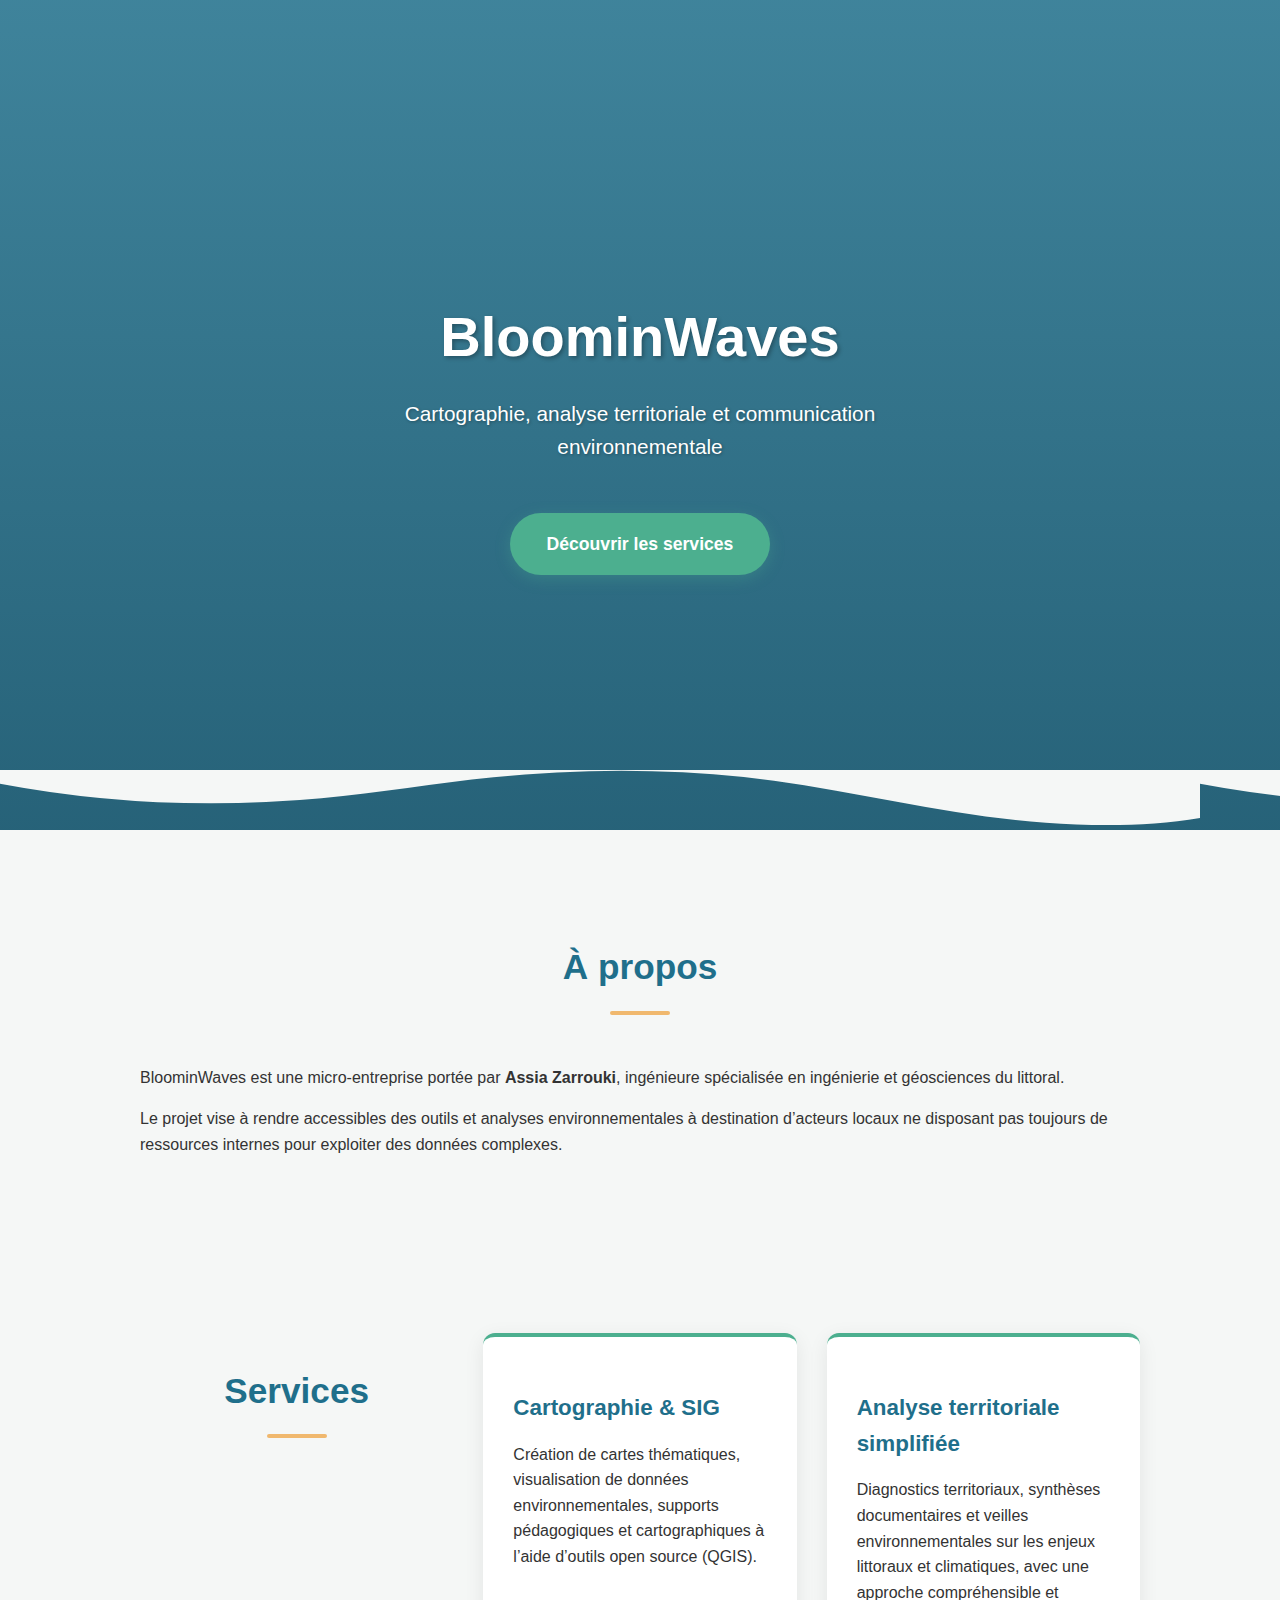
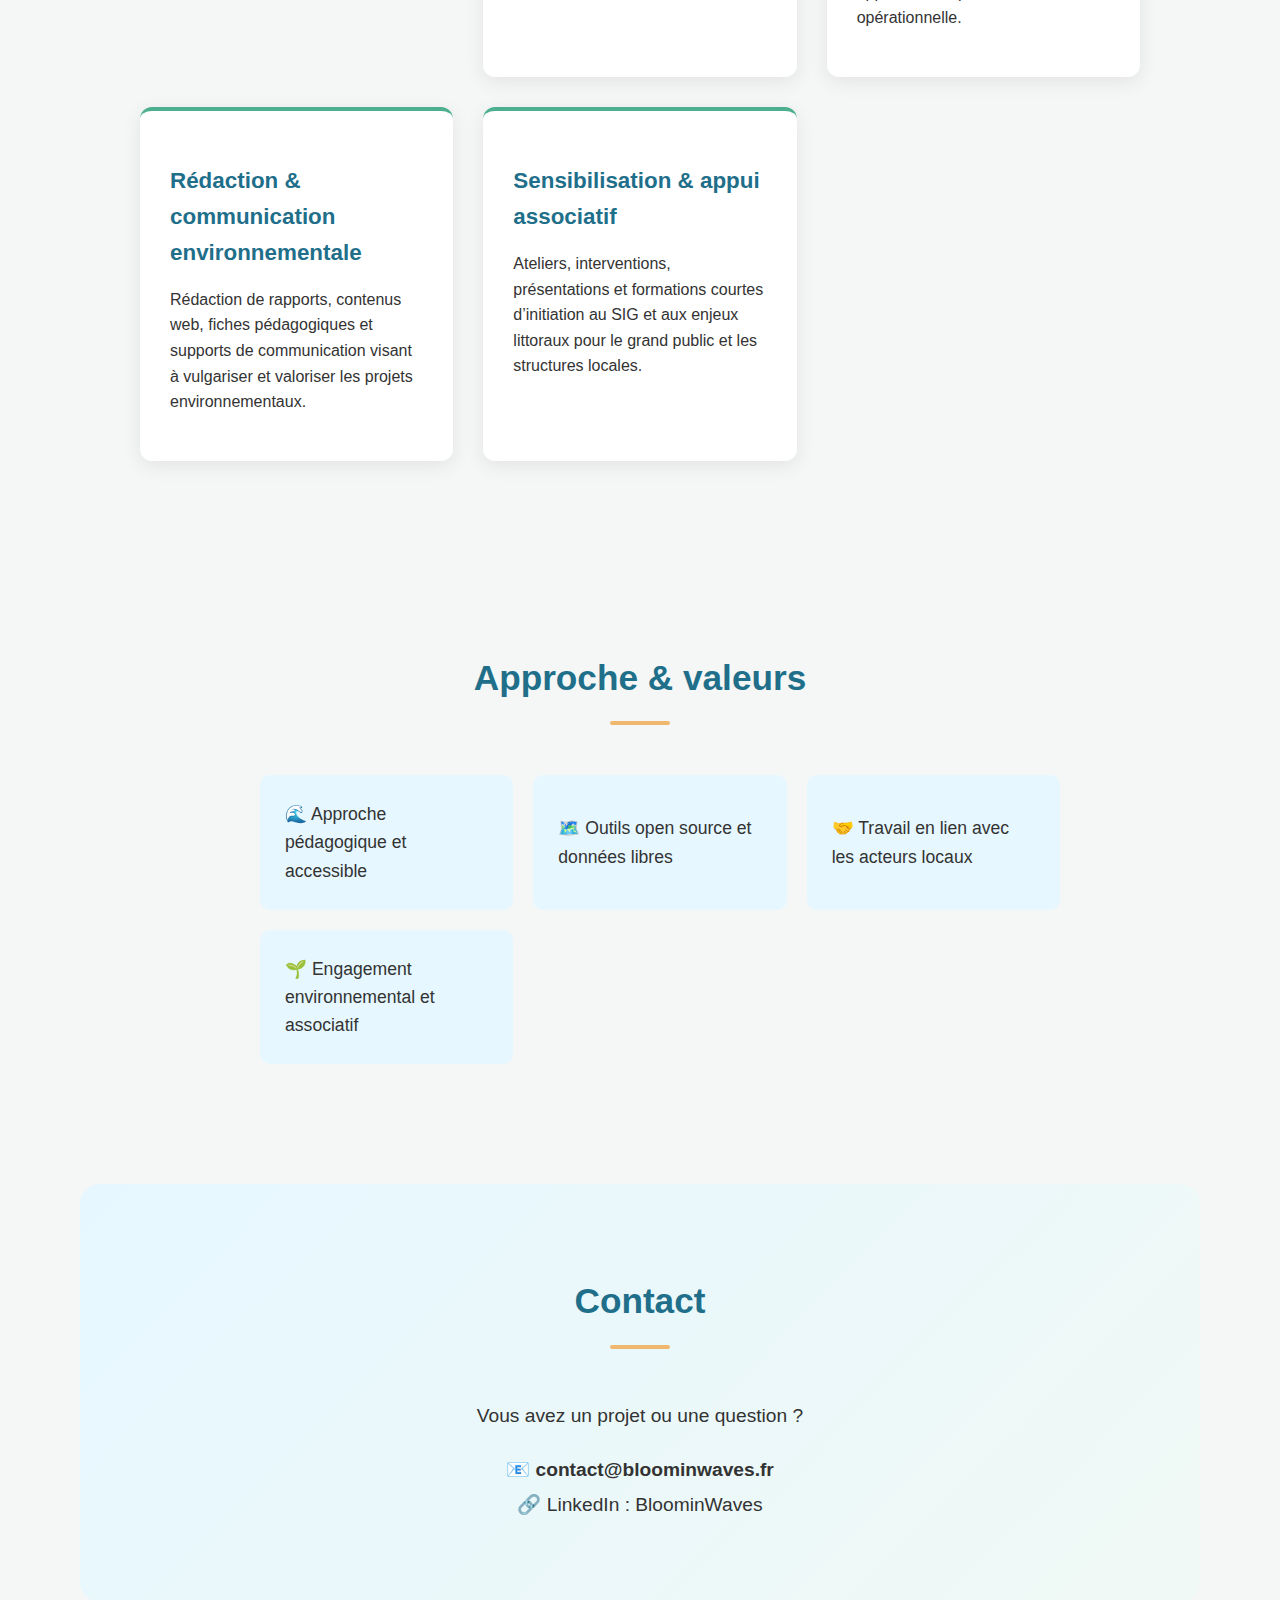
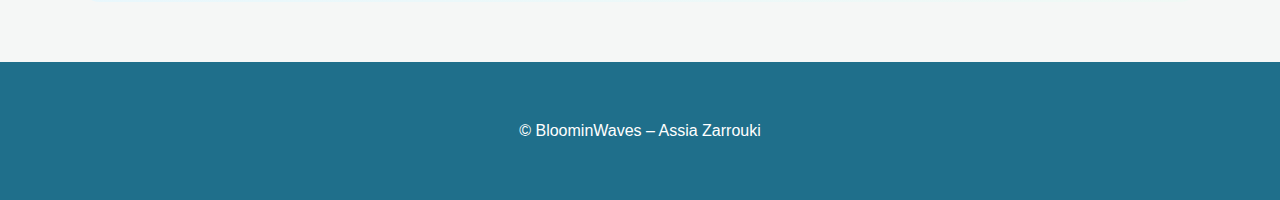
<file: site.html>
<!DOCTYPE html>
<html lang="fr">
<head>
  <meta charset="UTF-8">
  <title>BloominWaves – Ingénierie et géosciences du littoral</title>
  <meta name="viewport" content="width=device-width, initial-scale=1.0">
  <meta name="description" content="Cartographie SIG, analyse territoriale et communication environnementale pour acteurs locaux du littoral.">
  <link rel="stylesheet" href="style.css">
</head>
<body>

<header>
  <h1>BloominWaves</h1>
  <p>Cartographie, analyse territoriale et communication environnementale</p>
  <a href="#services" class="btn">Découvrir les services</a>
</header>

<section id="about">
  <h2>À propos</h2>
  <p>
    BloominWaves est une micro-entreprise portée par <strong>Assia Zarrouki</strong>,
    ingénieure spécialisée en ingénierie et géosciences du littoral.
  </p>
  <p>
    Le projet vise à rendre accessibles des outils et analyses environnementales
    à destination d’acteurs locaux ne disposant pas toujours de ressources internes
    pour exploiter des données complexes.
  </p>
</section>

<section id="services">
  <h2>Services</h2>

  <div class="service">
    <h3>Cartographie & SIG</h3>
    <p>
      Création de cartes thématiques, visualisation de données environnementales,
      supports pédagogiques et cartographiques à l’aide d’outils open source (QGIS).
    </p>
  </div>

  <div class="service">
    <h3>Analyse territoriale simplifiée</h3>
    <p>
      Diagnostics territoriaux, synthèses documentaires et veilles environnementales
      sur les enjeux littoraux et climatiques, avec une approche compréhensible et opérationnelle.
    </p>
  </div>

  <div class="service">
    <h3>Rédaction & communication environnementale</h3>
    <p>
      Rédaction de rapports, contenus web, fiches pédagogiques et supports de
      communication visant à vulgariser et valoriser les projets environnementaux.
    </p>
  </div>

  <div class="service">
    <h3>Sensibilisation & appui associatif</h3>
    <p>
      Ateliers, interventions, présentations et formations courtes d’initiation
      au SIG et aux enjeux littoraux pour le grand public et les structures locales.
    </p>
  </div>
</section>

<section id="values">
  <h2>Approche & valeurs</h2>
  <ul>
    <li>🌊 Approche pédagogique et accessible</li>
    <li>🗺️ Outils open source et données libres</li>
    <li>🤝 Travail en lien avec les acteurs locaux</li>
    <li>🌱 Engagement environnemental et associatif</li>
  </ul>
</section>

<section id="contact">
  <h2>Contact</h2>
  <p>
    Vous avez un projet ou une question ?
  </p>
  <p>
    📧 <strong>contact@bloominwaves.fr</strong><br>
    🔗 LinkedIn : BloominWaves
  </p>
</section>

<footer>
  <p>© BloominWaves – Assia Zarrouki</p>
</footer>

</body>
</html>
</file>
<file: style.css>
:root {
  --ocean-blue: #1f6f8b;
  --sea-green: #4caf8f;
  --sand-gold: #f0b86e;
  --sky-blue: #e6f7ff;
  --deep-navy: #0a3d62;
  --white: #ffffff;
}


body {
  margin: 0;
  font-family: 'Open Sans', sans-serif;
  line-height: 1.6;
  background-color: #f5f7f6;
  color: #333;
}

h1, h2, h3 {
  font-family: 'Montserrat', sans-serif;
  font-weight: 600;
}


.logo {
  width: 180px;
  height: auto;
  margin-bottom: 30px;
  display: block;
  margin-left: auto;
  margin-right: auto;

  background-color: rgba(255, 255, 255, 0.15);
  padding: 12px;
  border-radius: 12px;
  box-shadow: 0 4px 12px rgba(0, 0, 0, 0.2);
  border: 2px solid rgba(255, 255, 255, 0.3);
}


header {
  background: linear-gradient(rgba(31, 111, 139, 0.85), rgba(16, 82, 107, 0.9)),
    url("https://images.unsplash.com/photo-1507525428034-b723cf961d3e?ixlib=rb-1.2.1&auto=format&fit=crop&w=1350&q=80");
  background-size: cover;
  background-position: center;
  color: white;
  text-align: center;
  padding: 100px 20px;
  min-height: 70vh;
  display: flex;
  flex-direction: column;
  justify-content: center;
  align-items: center;
  position: relative;
}
header {
  position: relative;
  overflow: visible; /
}

header::after {
  content: '';
  position: absolute;
  bottom: 0;
  left: 0;
  right: 0;
  height: 60px;
  background: url("data:image/svg+xml,%3Csvg xmlns='http://www.w3.org/2000/svg' viewBox='0 0 1200 120' preserveAspectRatio='none'%3E%3Cpath d='M321.39,56.44c58-10.79,114.16-30.13,172-41.86,82.39-16.72,168.19-17.73,250.45-.39C823.78,31,906.67,72,985.66,92.83c70.05,18.48,146.53,26.09,214.34,3V0H0V27.35A600.21,600.21,0,0,0,321.39,56.44Z' fill='%23f5f7f6'/%3E%3C/svg%3E");
  background-size: 1200px 60px;
}

header h1 {
  font-size: 3.5em;
  margin-bottom: 15px;
  text-shadow: 2px 2px 4px rgba(0, 0, 0, 0.3);
}

header p {
  font-size: 1.3em;
  max-width: 600px;
  margin: 0 auto 30px;
  text-shadow: 1px 1px 3px rgba(0, 0, 0, 0.3);
}

.btn {
  display: inline-block;
  background: #4caf8f;
  color: white;
  padding: 15px 35px;
  margin-top: 20px;
  text-decoration: none;
  border-radius: 50px;
  font-weight: 600;
  font-size: 1.1em;
  transition: all 0.3s ease;
  box-shadow: 0 4px 15px rgba(76, 175, 143, 0.3);
  border: 2px solid transparent;
  position: relative;
  z-index: 1;
}

.btn:hover {
  background: transparent;
  color: #4caf8f;
  border-color: #4caf8f;
  transform: translateY(-2px);
  box-shadow: 0 6px 20px rgba(76, 175, 143, 0.4);
}


section {
  padding: 80px 20px;
  max-width: 1000px;
  margin: auto;
}

h2 {
  color: #1f6f8b;
  text-align: center;
  margin-bottom: 50px;
  font-size: 2.2em;
  position: relative;
}

h2::after {
  content: '';
  display: block;
  width: 60px;
  height: 4px;
  background: #f0b86e;
  margin: 15px auto 0;
  border-radius: 2px;
}

/* Improved Services */
#services {
  display: grid;
  grid-template-columns: repeat(auto-fit, minmax(300px, 1fr));
  gap: 30px;
}

.service {
  background: white;
  padding: 30px;
  margin-bottom: 0;
  border-radius: 12px;
  box-shadow: 0 5px 20px rgba(0, 0, 0, 0.08);
  border-top: 4px solid #4caf8f;
  transition: transform 0.3s ease, box-shadow 0.3s ease;
}

.service:hover {
  transform: translateY(-5px);
  box-shadow: 0 10px 25px rgba(0, 0, 0, 0.12);
}

.service h3 {
  color: #1f6f8b;
  margin-bottom: 15px;
  font-size: 1.4em;
}


#values ul {
  display: grid;
  grid-template-columns: repeat(auto-fit, minmax(250px, 1fr));
  gap: 20px;
  max-width: 800px;
  margin: 0 auto;
}

#values li {
  background: #e6f7ff;
  padding: 25px;
  border-radius: 10px;
  font-size: 1.1em;
  display: flex;
  align-items: center;
  gap: 15px;
  transition: transform 0.3s ease;
}

#values li:hover {
  transform: translateX(5px);
}

#values li::before {
  font-size: 1.5em;
}

#contact {
  background: linear-gradient(135deg, #e6f7ff 0%, #f0f9f5 100%);
  border-radius: 20px;
  padding: 60px;
  text-align: center;
  margin-top: 40px;
}

#contact h2 {
  color: #1f6f8b;
}

#contact p {
  font-size: 1.2em;
  margin: 20px 0;
  line-height: 1.8;
}

/* Footer */
footer {
  background: #1f6f8b;
  color: white;
  text-align: center;
  padding: 40px 20px;
  margin-top: 60px;
}

@media (max-width: 768px) {
  header {
    padding: 60px 20px;
    min-height: 60vh;
  }
  
  header h1 {
    font-size: 2.5em;
  }
  
  .logo {
    width: 140px;
  }
  
  h2 {
    font-size: 1.8em;
  }
  
  #services {
    grid-template-columns: 1fr;
  }
  
  #contact {
    padding: 40px 20px;
  }
}
</file>
